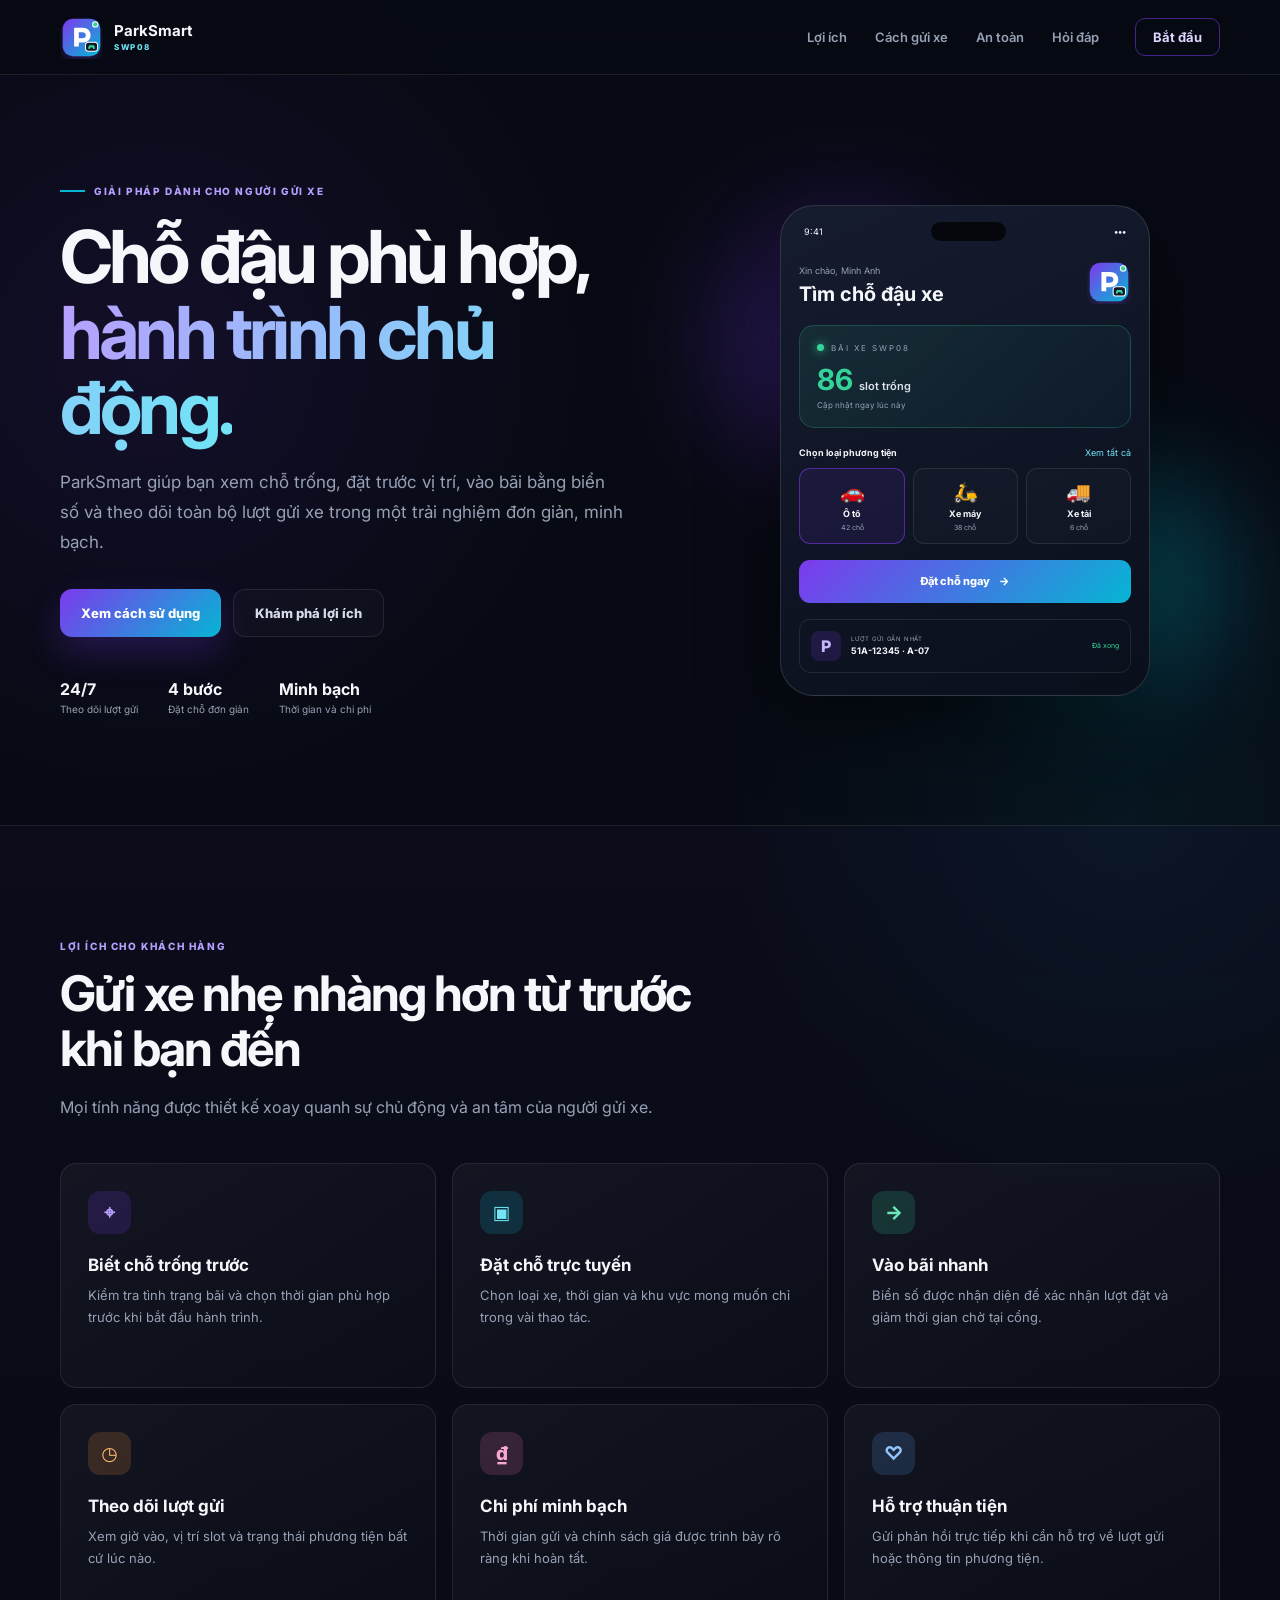
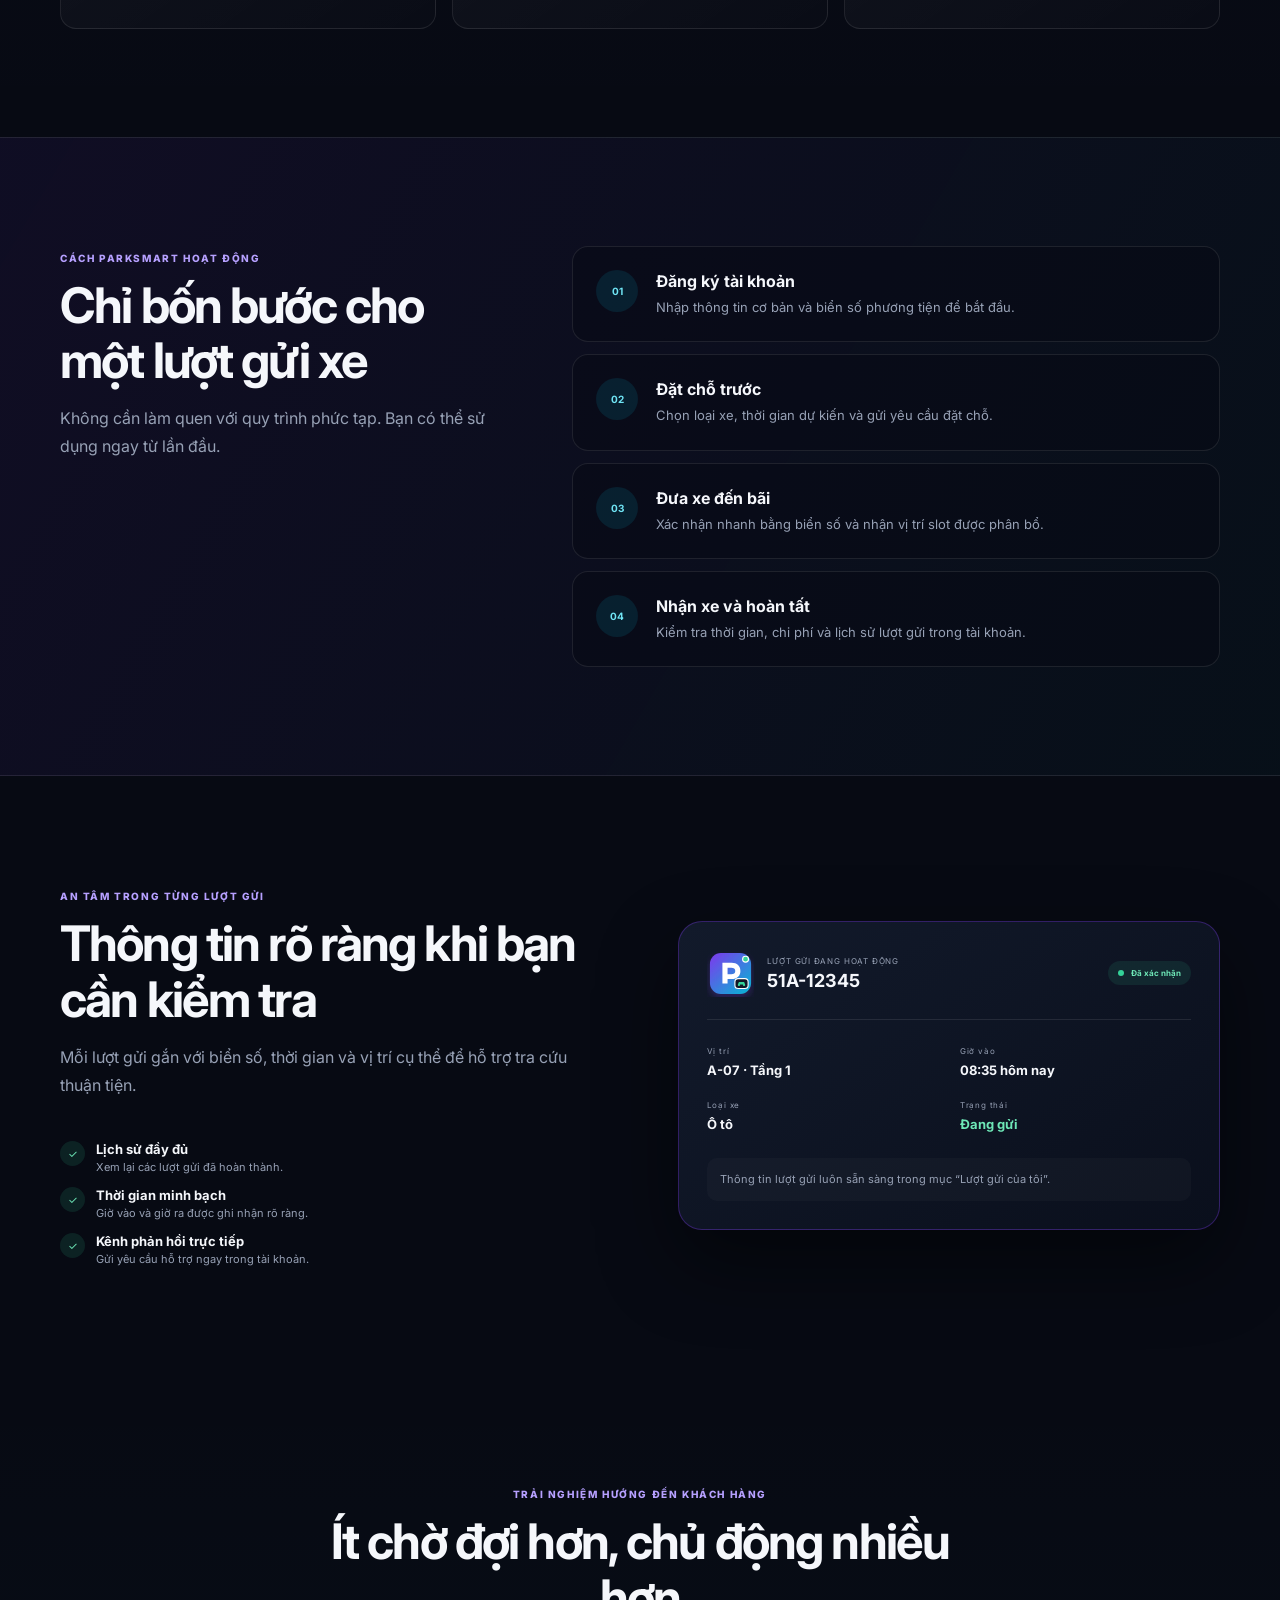
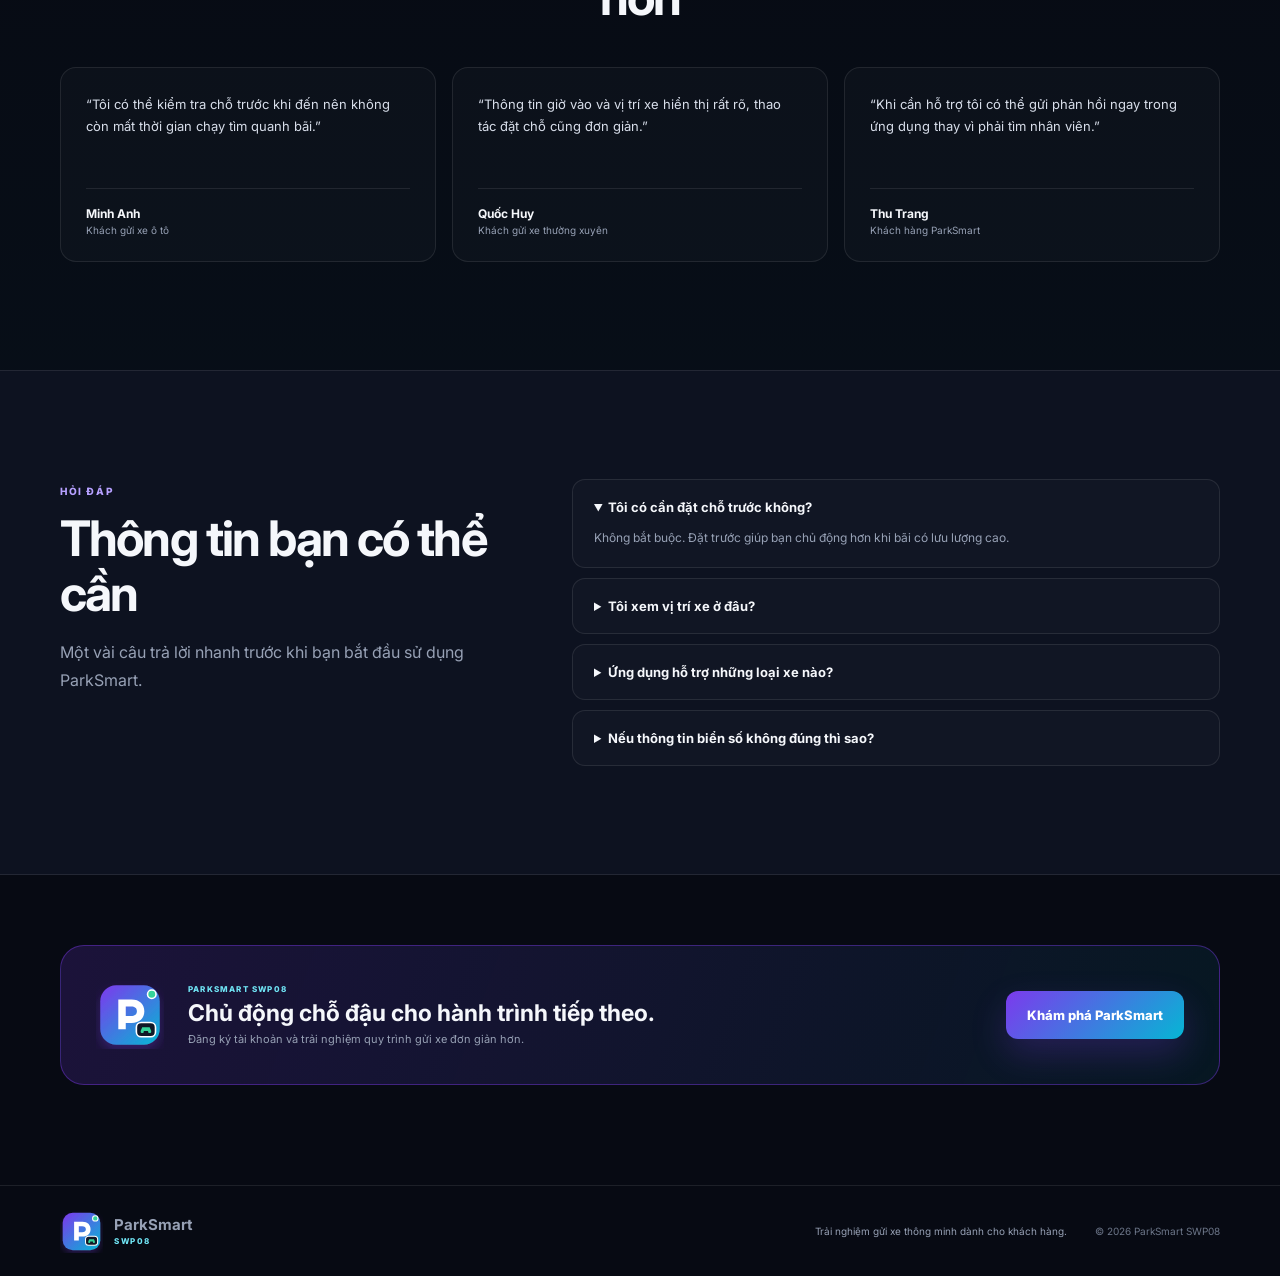
<file: landing/index.html>
<!doctype html>
<html lang="vi">
  <head>
    <meta charset="utf-8" />
    <meta name="viewport" content="width=device-width, initial-scale=1" />
    <meta
      name="description"
      content="ParkSmart SWP08 giúp khách hàng tìm chỗ trống, đặt chỗ trước, vào bãi nhanh và theo dõi lượt gửi xe minh bạch."
    />
    <meta name="theme-color" content="#080b16" />
    <title>ParkSmart SWP08 — Gửi xe dễ dàng hơn</title>
    <link rel="icon" href="logo.svg" type="image/svg+xml" />
    <link rel="preconnect" href="https://fonts.googleapis.com" />
    <link rel="preconnect" href="https://fonts.gstatic.com" crossorigin />
    <link
      href="https://fonts.googleapis.com/css2?family=Inter:wght@400;500;600;700;800&amp;display=swap"
      rel="stylesheet"
    />
    <link rel="stylesheet" href="styles.css" />
  </head>
  <body>
    <header class="site-header">
      <div class="shell nav-wrap">
        <a class="brand" href="#top" aria-label="ParkSmart SWP08">
          <img src="logo.svg" alt="Logo ParkSmart" />
          <span><strong>ParkSmart</strong><small>SWP08</small></span>
        </a>

        <nav class="desktop-nav" aria-label="Điều hướng chính">
          <a href="#benefits">Lợi ích</a>
          <a href="#how-it-works">Cách gửi xe</a>
          <a href="#safety">An toàn</a>
          <a href="#faq">Hỏi đáp</a>
        </nav>

        <a class="nav-button" href="#get-started">Bắt đầu</a>
        <button class="menu-button" id="menuButton" aria-label="Mở menu" aria-expanded="false">
          <span></span><span></span><span></span>
        </button>
      </div>
      <nav class="mobile-nav" id="mobileNav" aria-label="Điều hướng mobile">
        <a href="#benefits">Lợi ích</a>
        <a href="#how-it-works">Cách gửi xe</a>
        <a href="#safety">An toàn</a>
        <a href="#faq">Hỏi đáp</a>
      </nav>
    </header>

    <main id="top">
      <section class="hero shell">
        <div class="hero-copy reveal">
          <div class="eyebrow"><i></i> GIẢI PHÁP DÀNH CHO NGƯỜI GỬI XE</div>
          <h1>
            Chỗ đậu phù hợp,<br />
            <em>hành trình chủ động.</em>
          </h1>
          <p>
            ParkSmart giúp bạn xem chỗ trống, đặt trước vị trí, vào bãi bằng
            biển số và theo dõi toàn bộ lượt gửi xe trong một trải nghiệm đơn
            giản, minh bạch.
          </p>
          <div class="hero-actions">
            <a class="button primary" href="#how-it-works">Xem cách sử dụng</a>
            <a class="button secondary" href="#benefits">Khám phá lợi ích</a>
          </div>
          <div class="hero-trust">
            <span><b>24/7</b><small>Theo dõi lượt gửi</small></span>
            <span><b>4 bước</b><small>Đặt chỗ đơn giản</small></span>
            <span><b>Minh bạch</b><small>Thời gian và chi phí</small></span>
          </div>
        </div>

        <div class="phone-stage reveal delay-1" aria-label="Giao diện ParkSmart dành cho khách gửi xe">
          <div class="glow glow-one"></div>
          <div class="glow glow-two"></div>
          <div class="phone">
            <div class="phone-top"><span>9:41</span><i></i><b>•••</b></div>
            <div class="app-head">
              <div><small>Xin chào, Minh Anh</small><h2>Tìm chỗ đậu xe</h2></div>
              <img src="logo.svg" alt="ParkSmart" />
            </div>
            <div class="availability">
              <div><span class="live-dot"></span><small>BÃI XE SWP08</small></div>
              <strong>86 <em>slot trống</em></strong>
              <p>Cập nhật ngay lúc này</p>
            </div>
            <div class="quick-title"><b>Chọn loại phương tiện</b><span>Xem tất cả</span></div>
            <div class="vehicle-options">
              <article class="selected"><span>🚗</span><b>Ô tô</b><small>42 chỗ</small></article>
              <article><span>🛵</span><b>Xe máy</b><small>38 chỗ</small></article>
              <article><span>🚚</span><b>Xe tải</b><small>6 chỗ</small></article>
            </div>
            <button class="book-button">Đặt chỗ ngay <span>→</span></button>
            <div class="active-session">
              <div class="session-icon">P</div>
              <div><small>LƯỢT GỬI GẦN NHẤT</small><b>51A-12345 · A-07</b></div>
              <span>Đã xong</span>
            </div>
          </div>
        </div>
      </section>

      <section id="benefits" class="section benefits-section">
        <div class="shell">
          <div class="section-heading reveal">
            <span>LỢI ÍCH CHO KHÁCH HÀNG</span>
            <h2>Gửi xe nhẹ nhàng hơn từ trước khi bạn đến</h2>
            <p>Mọi tính năng được thiết kế xoay quanh sự chủ động và an tâm của người gửi xe.</p>
          </div>
          <div class="benefit-grid">
            <article class="benefit-card reveal">
              <div class="icon purple">⌖</div>
              <h3>Biết chỗ trống trước</h3>
              <p>Kiểm tra tình trạng bãi và chọn thời gian phù hợp trước khi bắt đầu hành trình.</p>
            </article>
            <article class="benefit-card reveal delay-1">
              <div class="icon cyan">▣</div>
              <h3>Đặt chỗ trực tuyến</h3>
              <p>Chọn loại xe, thời gian và khu vực mong muốn chỉ trong vài thao tác.</p>
            </article>
            <article class="benefit-card reveal delay-2">
              <div class="icon green">→</div>
              <h3>Vào bãi nhanh</h3>
              <p>Biển số được nhận diện để xác nhận lượt đặt và giảm thời gian chờ tại cổng.</p>
            </article>
            <article class="benefit-card reveal">
              <div class="icon orange">◷</div>
              <h3>Theo dõi lượt gửi</h3>
              <p>Xem giờ vào, vị trí slot và trạng thái phương tiện bất cứ lúc nào.</p>
            </article>
            <article class="benefit-card reveal delay-1">
              <div class="icon pink">₫</div>
              <h3>Chi phí minh bạch</h3>
              <p>Thời gian gửi và chính sách giá được trình bày rõ ràng khi hoàn tất.</p>
            </article>
            <article class="benefit-card reveal delay-2">
              <div class="icon blue">♡</div>
              <h3>Hỗ trợ thuận tiện</h3>
              <p>Gửi phản hồi trực tiếp khi cần hỗ trợ về lượt gửi hoặc thông tin phương tiện.</p>
            </article>
          </div>
        </div>
      </section>

      <section id="how-it-works" class="section steps-section">
        <div class="shell steps-layout">
          <div class="section-heading sticky-heading reveal">
            <span>CÁCH PARKSMART HOẠT ĐỘNG</span>
            <h2>Chỉ bốn bước cho một lượt gửi xe</h2>
            <p>Không cần làm quen với quy trình phức tạp. Bạn có thể sử dụng ngay từ lần đầu.</p>
          </div>
          <div class="steps-list">
            <article class="step reveal"><b>01</b><div><h3>Đăng ký tài khoản</h3><p>Nhập thông tin cơ bản và biển số phương tiện để bắt đầu.</p></div></article>
            <article class="step reveal"><b>02</b><div><h3>Đặt chỗ trước</h3><p>Chọn loại xe, thời gian dự kiến và gửi yêu cầu đặt chỗ.</p></div></article>
            <article class="step reveal"><b>03</b><div><h3>Đưa xe đến bãi</h3><p>Xác nhận nhanh bằng biển số và nhận vị trí slot được phân bổ.</p></div></article>
            <article class="step reveal"><b>04</b><div><h3>Nhận xe và hoàn tất</h3><p>Kiểm tra thời gian, chi phí và lịch sử lượt gửi trong tài khoản.</p></div></article>
          </div>
        </div>
      </section>

      <section id="safety" class="section safety-section">
        <div class="shell safety-layout">
          <div class="safety-copy reveal">
            <div class="section-heading">
              <span>AN TÂM TRONG TỪNG LƯỢT GỬI</span>
              <h2>Thông tin rõ ràng khi bạn cần kiểm tra</h2>
              <p>Mỗi lượt gửi gắn với biển số, thời gian và vị trí cụ thể để hỗ trợ tra cứu thuận tiện.</p>
            </div>
            <ul class="check-list">
              <li><i>✓</i><span><b>Lịch sử đầy đủ</b><small>Xem lại các lượt gửi đã hoàn thành.</small></span></li>
              <li><i>✓</i><span><b>Thời gian minh bạch</b><small>Giờ vào và giờ ra được ghi nhận rõ ràng.</small></span></li>
              <li><i>✓</i><span><b>Kênh phản hồi trực tiếp</b><small>Gửi yêu cầu hỗ trợ ngay trong tài khoản.</small></span></li>
            </ul>
          </div>

          <div class="ticket reveal delay-1">
            <div class="ticket-head">
              <img src="logo.svg" alt="ParkSmart" />
              <div><small>LƯỢT GỬI ĐANG HOẠT ĐỘNG</small><strong>51A-12345</strong></div>
              <span><i></i> Đã xác nhận</span>
            </div>
            <div class="ticket-data">
              <div><small>Vị trí</small><b>A-07 · Tầng 1</b></div>
              <div><small>Giờ vào</small><b>08:35 hôm nay</b></div>
              <div><small>Loại xe</small><b>Ô tô</b></div>
              <div><small>Trạng thái</small><b class="green-text">Đang gửi</b></div>
            </div>
            <div class="ticket-note">Thông tin lượt gửi luôn sẵn sàng trong mục “Lượt gửi của tôi”.</div>
          </div>
        </div>
      </section>

      <section class="section testimonial-section">
        <div class="shell">
          <div class="section-heading centered reveal">
            <span>TRẢI NGHIỆM HƯỚNG ĐẾN KHÁCH HÀNG</span>
            <h2>Ít chờ đợi hơn, chủ động nhiều hơn</h2>
          </div>
          <div class="quote-grid">
            <blockquote class="reveal"><p>“Tôi có thể kiểm tra chỗ trước khi đến nên không còn mất thời gian chạy tìm quanh bãi.”</p><footer><b>Minh Anh</b><span>Khách gửi xe ô tô</span></footer></blockquote>
            <blockquote class="reveal delay-1"><p>“Thông tin giờ vào và vị trí xe hiển thị rất rõ, thao tác đặt chỗ cũng đơn giản.”</p><footer><b>Quốc Huy</b><span>Khách gửi xe thường xuyên</span></footer></blockquote>
            <blockquote class="reveal delay-2"><p>“Khi cần hỗ trợ tôi có thể gửi phản hồi ngay trong ứng dụng thay vì phải tìm nhân viên.”</p><footer><b>Thu Trang</b><span>Khách hàng ParkSmart</span></footer></blockquote>
          </div>
        </div>
      </section>

      <section id="faq" class="section faq-section">
        <div class="shell faq-layout">
          <div class="section-heading reveal">
            <span>HỎI ĐÁP</span>
            <h2>Thông tin bạn có thể cần</h2>
            <p>Một vài câu trả lời nhanh trước khi bạn bắt đầu sử dụng ParkSmart.</p>
          </div>
          <div class="accordion reveal delay-1">
            <details open><summary>Tôi có cần đặt chỗ trước không?</summary><p>Không bắt buộc. Đặt trước giúp bạn chủ động hơn khi bãi có lưu lượng cao.</p></details>
            <details><summary>Tôi xem vị trí xe ở đâu?</summary><p>Vị trí tầng và mã slot được hiển thị trong mục “Lượt gửi của tôi”.</p></details>
            <details><summary>Ứng dụng hỗ trợ những loại xe nào?</summary><p>Hệ thống hỗ trợ xe máy, ô tô và xe tải theo khu vực được bãi xe cấu hình.</p></details>
            <details><summary>Nếu thông tin biển số không đúng thì sao?</summary><p>Bạn có thể gửi phản hồi hoặc liên hệ nhân viên bãi xe để được xác minh và hỗ trợ.</p></details>
          </div>
        </div>
      </section>

      <section id="get-started" class="cta-section">
        <div class="shell cta reveal">
          <img src="logo.svg" alt="Logo ParkSmart" />
          <div><span>PARKSMART SWP08</span><h2>Chủ động chỗ đậu cho hành trình tiếp theo.</h2><p>Đăng ký tài khoản và trải nghiệm quy trình gửi xe đơn giản hơn.</p></div>
          <a class="button primary" href="#top">Khám phá ParkSmart</a>
        </div>
      </section>
    </main>

    <footer class="site-footer">
      <div class="shell footer-wrap">
        <a class="brand" href="#top"><img src="logo.svg" alt="ParkSmart" /><span><strong>ParkSmart</strong><small>SWP08</small></span></a>
        <p>Trải nghiệm gửi xe thông minh dành cho khách hàng.</p>
        <span>© 2026 ParkSmart SWP08</span>
      </div>
    </footer>

    <script>
      const menuButton = document.getElementById('menuButton');
      const mobileNav = document.getElementById('mobileNav');
      menuButton.addEventListener('click', () => {
        const open = mobileNav.classList.toggle('open');
        menuButton.setAttribute('aria-expanded', String(open));
      });
      mobileNav.querySelectorAll('a').forEach((link) => link.addEventListener('click', () => {
        mobileNav.classList.remove('open');
        menuButton.setAttribute('aria-expanded', 'false');
      }));

      const observer = new IntersectionObserver((entries) => {
        entries.forEach((entry) => {
          if (entry.isIntersecting) entry.target.classList.add('visible');
        });
      }, { threshold: 0.12 });
      document.querySelectorAll('.reveal').forEach((element) => observer.observe(element));
    </script>
  </body>
</html>
</file>
<file: landing/styles.css>
:root {
  --bg: #070a13;
  --surface: #0d1220;
  --card: #111829;
  --card-soft: #151d31;
  --text: #f5f7fb;
  --muted: #97a1b5;
  --line: rgba(255, 255, 255, 0.09);
  --purple: #7c3aed;
  --purple-light: #b6a0ff;
  --cyan: #06b6d4;
  --cyan-light: #70e5f5;
  --green: #34d399;
  --orange: #fb923c;
  --pink: #f472b6;
  --blue: #60a5fa;
  --radius: 16px;
  --radius-lg: 24px;
  --shadow: 0 32px 80px rgba(0, 0, 0, 0.48);
}

* { box-sizing: border-box; }
html { scroll-behavior: smooth; }
body {
  margin: 0;
  color: var(--text);
  background:
    radial-gradient(circle at 12% 8%, rgba(124, 58, 237, 0.1), transparent 27rem),
    radial-gradient(circle at 88% 18%, rgba(6, 182, 212, 0.07), transparent 25rem),
    var(--bg);
  font-family: Inter, ui-sans-serif, system-ui, -apple-system, BlinkMacSystemFont, "Segoe UI", sans-serif;
  -webkit-font-smoothing: antialiased;
}
a { color: inherit; text-decoration: none; }
button { font: inherit; }
.shell { width: min(1160px, calc(100% - 40px)); margin-inline: auto; }
.section { padding-block: 108px; }

.site-header {
  position: sticky;
  top: 0;
  z-index: 50;
  border-bottom: 1px solid var(--line);
  background: rgba(7, 10, 19, 0.84);
  backdrop-filter: blur(20px);
}
.nav-wrap { height: 74px; display: flex; align-items: center; gap: 24px; }
.brand { display: flex; align-items: center; gap: 11px; flex-shrink: 0; }
.brand img { width: 43px; height: 43px; object-fit: contain; }
.brand > span { display: grid; line-height: 1; }
.brand strong { font-size: 15px; }
.brand small { margin-top: 5px; color: var(--cyan-light); font-size: 8px; font-weight: 800; letter-spacing: 0.2em; }
.desktop-nav { display: flex; gap: 28px; margin-left: auto; color: var(--muted); font-size: 13px; font-weight: 600; }
.desktop-nav a { transition: color 0.2s ease; }
.desktop-nav a:hover { color: white; }
.nav-button { margin-left: 12px; padding: 10px 17px; border: 1px solid rgba(124, 58, 237, 0.55); border-radius: 10px; color: #ddd6fe; font-size: 13px; font-weight: 700; }
.menu-button { display: none; width: 40px; height: 40px; margin-left: auto; padding: 10px; border: 1px solid var(--line); border-radius: 10px; background: var(--surface); }
.menu-button span { display: block; height: 2px; margin: 4px 0; border-radius: 2px; background: white; }
.mobile-nav { display: none; }

.hero { min-height: 750px; display: grid; grid-template-columns: 1fr 0.9fr; align-items: center; gap: 85px; padding-block: 76px; }
.eyebrow { display: flex; align-items: center; gap: 9px; color: var(--purple-light); font-size: 10px; font-weight: 800; letter-spacing: 0.16em; }
.eyebrow i { width: 25px; height: 2px; background: var(--cyan); }
.hero h1 { max-width: 690px; margin: 22px 0; font-size: clamp(48px, 6vw, 73px); line-height: 1.03; letter-spacing: -0.052em; }
.hero h1 em { color: transparent; background: linear-gradient(100deg, var(--purple-light), var(--cyan-light)); background-clip: text; font-style: normal; }
.hero-copy > p { max-width: 625px; color: var(--muted); font-size: 17px; line-height: 1.78; }
.hero-actions { display: flex; gap: 12px; margin: 31px 0 42px; }
.button { min-height: 48px; display: inline-flex; align-items: center; justify-content: center; padding: 0 21px; border-radius: 12px; font-size: 13px; font-weight: 800; }
.button.primary { color: white; background: linear-gradient(135deg, var(--purple), var(--cyan)); box-shadow: 0 15px 35px rgba(124, 58, 237, 0.24); }
.button.secondary { color: #d6dbea; border: 1px solid var(--line); background: rgba(255, 255, 255, 0.025); }
.hero-trust { display: flex; flex-wrap: wrap; gap: 30px; }
.hero-trust span { display: grid; gap: 4px; }
.hero-trust b { font-size: 16px; }.hero-trust small { color: var(--muted); font-size: 10px; }

.phone-stage { position: relative; min-height: 570px; display: grid; place-items: center; }
.glow { position: absolute; border-radius: 50%; filter: blur(55px); opacity: 0.32; }
.glow-one { width: 250px; height: 250px; background: var(--purple); top: 9%; left: 2%; }
.glow-two { width: 220px; height: 220px; background: var(--cyan); right: 0; bottom: 8%; }
.phone { position: relative; z-index: 2; width: min(370px, 100%); padding: 15px 18px 22px; border: 1px solid rgba(255, 255, 255, 0.13); border-radius: 34px; background: linear-gradient(155deg, #151c2e, #0a0f1c); box-shadow: var(--shadow); }
.phone-top { display: flex; align-items: center; justify-content: space-between; padding: 1px 5px 17px; font-size: 9px; }.phone-top i { width: 75px; height: 19px; border-radius: 14px; background: #05070d; }
.app-head { display: flex; align-items: center; justify-content: space-between; }.app-head small { color: var(--muted); font-size: 9px; }.app-head h2 { margin: 4px 0 0; font-size: 20px; }.app-head img { width: 44px; }
.availability { margin: 19px 0; padding: 17px; border: 1px solid rgba(52, 211, 153, 0.23); border-radius: 15px; background: linear-gradient(130deg, rgba(52, 211, 153, 0.1), rgba(6, 182, 212, 0.04)); }
.availability > div { display: flex; align-items: center; gap: 7px; color: var(--muted); letter-spacing: 0.12em; }.availability small { font-size: 8px; }.live-dot { width: 7px; height: 7px; border-radius: 50%; background: var(--green); box-shadow: 0 0 10px var(--green); }
.availability strong { display: block; margin: 9px 0 3px; color: var(--green); font-size: 29px; }.availability strong em { color: #dbe3ef; font-size: 11px; font-style: normal; font-weight: 600; }.availability p { margin: 0; color: var(--muted); font-size: 8px; }
.quick-title { display: flex; justify-content: space-between; margin-bottom: 10px; font-size: 9px; }.quick-title span { color: var(--cyan-light); }
.vehicle-options { display: grid; grid-template-columns: repeat(3, 1fr); gap: 8px; }.vehicle-options article { display: grid; place-items: center; gap: 4px; padding: 11px 4px; border: 1px solid var(--line); border-radius: 11px; background: rgba(255, 255, 255, 0.02); }.vehicle-options article.selected { border-color: rgba(124, 58, 237, 0.55); background: rgba(124, 58, 237, 0.1); }.vehicle-options span { font-size: 20px; }.vehicle-options b { font-size: 9px; }.vehicle-options small { color: var(--muted); font-size: 7px; }
.book-button { width: 100%; height: 43px; margin: 16px 0; display: flex; align-items: center; justify-content: center; gap: 9px; border: 0; border-radius: 11px; color: white; background: linear-gradient(135deg, var(--purple), var(--cyan)); font-size: 11px; font-weight: 800; }
.active-session { display: grid; grid-template-columns: auto 1fr auto; align-items: center; gap: 10px; padding: 11px; border: 1px solid var(--line); border-radius: 11px; }.session-icon { width: 30px; height: 30px; display: grid; place-items: center; border-radius: 8px; color: #c4b5fd; background: rgba(124, 58, 237, 0.17); font-weight: 800; }.active-session > div:nth-child(2) { display: grid; gap: 3px; }.active-session small { color: var(--muted); font-size: 6px; letter-spacing: 0.1em; }.active-session b { font-size: 9px; }.active-session > span { color: var(--green); font-size: 7px; }

.section-heading { max-width: 650px; margin-bottom: 42px; }
.section-heading > span { color: var(--purple-light); font-size: 10px; font-weight: 800; letter-spacing: 0.16em; }
.section-heading h2 { margin: 12px 0; font-size: clamp(33px, 4vw, 49px); line-height: 1.13; letter-spacing: -0.038em; }
.section-heading p { color: var(--muted); line-height: 1.75; }
.section-heading.centered { margin-inline: auto; text-align: center; }

.benefits-section { border-top: 1px solid var(--line); background: linear-gradient(180deg, rgba(124, 58, 237, 0.035), transparent); }
.benefit-grid { display: grid; grid-template-columns: repeat(3, 1fr); gap: 16px; }
.benefit-card { min-height: 225px; padding: 27px; border: 1px solid var(--line); border-radius: var(--radius); background: linear-gradient(145deg, rgba(255, 255, 255, 0.042), rgba(255, 255, 255, 0.012)); transition: transform 0.22s ease, border-color 0.22s ease; }
.benefit-card:hover { transform: translateY(-5px); border-color: rgba(124, 58, 237, 0.42); }.benefit-card h3 { margin: 21px 0 9px; font-size: 17px; }.benefit-card p { margin: 0; color: var(--muted); font-size: 13px; line-height: 1.7; }
.icon { width: 43px; height: 43px; display: grid; place-items: center; border-radius: 12px; font-size: 19px; font-weight: 800; }.icon.purple { color: var(--purple-light); background: rgba(124, 58, 237, 0.17); }.icon.cyan { color: var(--cyan-light); background: rgba(6, 182, 212, 0.17); }.icon.green { color: #6ee7b7; background: rgba(52, 211, 153, 0.17); }.icon.orange { color: #fdba74; background: rgba(251, 146, 60, 0.17); }.icon.pink { color: #f9a8d4; background: rgba(244, 114, 182, 0.17); }.icon.blue { color: #93c5fd; background: rgba(96, 165, 250, 0.17); }

.steps-section { border-block: 1px solid var(--line); background: linear-gradient(120deg, rgba(124, 58, 237, 0.075), rgba(6, 182, 212, 0.03)); }
.steps-layout { display: grid; grid-template-columns: 0.8fr 1.2fr; gap: 80px; align-items: start; }.sticky-heading { position: sticky; top: 112px; margin-bottom: 0; }.steps-list { display: grid; gap: 12px; }.step { display: flex; gap: 18px; padding: 23px; border: 1px solid var(--line); border-radius: var(--radius); background: rgba(7, 10, 19, 0.48); }.step > b { flex: 0 0 42px; height: 42px; display: grid; place-items: center; border-radius: 50%; color: var(--cyan-light); background: rgba(6, 182, 212, 0.12); font-size: 10px; }.step h3 { margin: 1px 0 6px; font-size: 16px; }.step p { margin: 0; color: var(--muted); font-size: 13px; line-height: 1.65; }

.safety-layout { display: grid; grid-template-columns: 1fr 1fr; gap: 75px; align-items: center; }.check-list { display: grid; gap: 13px; margin: 26px 0 0; padding: 0; list-style: none; }.check-list li { display: flex; gap: 11px; align-items: flex-start; }.check-list i { flex: 0 0 25px; height: 25px; display: grid; place-items: center; border-radius: 50%; color: #6ee7b7; background: rgba(52, 211, 153, 0.12); font-style: normal; font-size: 11px; }.check-list span { display: grid; gap: 3px; }.check-list b { font-size: 13px; }.check-list small { color: var(--muted); font-size: 11px; }
.ticket { padding: 28px; border: 1px solid rgba(124, 58, 237, 0.34); border-radius: var(--radius-lg); background: linear-gradient(145deg, #121a2b, #0a0f1c); box-shadow: var(--shadow); }.ticket-head { display: grid; grid-template-columns: auto 1fr auto; align-items: center; gap: 13px; padding-bottom: 22px; border-bottom: 1px solid var(--line); }.ticket-head img { width: 47px; }.ticket-head div { display: grid; gap: 4px; }.ticket-head small, .ticket-data small { color: var(--muted); font-size: 8px; letter-spacing: 0.1em; }.ticket-head strong { font-size: 18px; }.ticket-head > span { padding: 7px 10px; border-radius: 20px; color: #6ee7b7; background: rgba(52, 211, 153, 0.1); font-size: 8px; font-weight: 700; }.ticket-head > span i { display: inline-block; width: 6px; height: 6px; margin-right: 5px; border-radius: 50%; background: var(--green); }.ticket-data { display: grid; grid-template-columns: 1fr 1fr; gap: 22px; padding: 26px 0; }.ticket-data div { display: grid; gap: 6px; }.ticket-data b { font-size: 13px; }.green-text { color: #6ee7b7; }.ticket-note { padding: 13px; border-radius: 10px; color: var(--muted); background: rgba(255, 255, 255, 0.025); font-size: 11px; line-height: 1.6; }

.testimonial-section { background: linear-gradient(180deg, transparent, rgba(6, 182, 212, 0.025)); }.quote-grid { display: grid; grid-template-columns: repeat(3, 1fr); gap: 16px; }.quote-grid blockquote { margin: 0; padding: 25px; border: 1px solid var(--line); border-radius: var(--radius); background: rgba(255, 255, 255, 0.022); }.quote-grid blockquote > p { min-height: 95px; margin: 0; color: #d8deea; line-height: 1.72; font-size: 13px; }.quote-grid footer { display: grid; gap: 3px; padding-top: 17px; border-top: 1px solid var(--line); }.quote-grid footer b { font-size: 12px; }.quote-grid footer span { color: var(--muted); font-size: 10px; }

.faq-section { border-block: 1px solid var(--line); background: var(--surface); }.faq-layout { display: grid; grid-template-columns: 0.8fr 1.2fr; gap: 80px; }.accordion { display: grid; gap: 10px; }.accordion details { padding: 19px 21px; border: 1px solid var(--line); border-radius: 13px; background: rgba(255, 255, 255, 0.02); }.accordion summary { cursor: pointer; font-size: 13px; font-weight: 700; }.accordion p { margin: 13px 0 0; color: var(--muted); font-size: 12px; line-height: 1.7; }

.cta-section { padding: 70px 0 100px; }.cta { display: grid; grid-template-columns: auto 1fr auto; gap: 24px; align-items: center; padding: 35px; border: 1px solid rgba(124, 58, 237, 0.42); border-radius: var(--radius-lg); background: linear-gradient(110deg, rgba(124, 58, 237, 0.18), rgba(6, 182, 212, 0.08)); }.cta > img { width: 68px; }.cta > div { display: grid; gap: 5px; }.cta span { color: var(--cyan-light); font-size: 8px; font-weight: 800; letter-spacing: 0.15em; }.cta h2 { margin: 0; font-size: 23px; }.cta p { margin: 0; color: var(--muted); font-size: 11px; }
.site-footer { border-top: 1px solid var(--line); }.footer-wrap { min-height: 90px; display: flex; align-items: center; gap: 28px; color: var(--muted); font-size: 10px; }.footer-wrap p { margin-left: auto; }.footer-wrap > span { color: #6c7689; }

.reveal { opacity: 0; transform: translateY(22px); transition: opacity 0.72s ease, transform 0.72s ease; }.reveal.visible { opacity: 1; transform: none; }.delay-1 { transition-delay: 0.08s; }.delay-2 { transition-delay: 0.16s; }

@media (max-width: 930px) {
  .desktop-nav, .nav-button { display: none; }
  .menu-button { display: block; }
  .mobile-nav { display: none; padding: 3px 20px 17px; border-top: 1px solid var(--line); background: var(--bg); }
  .mobile-nav.open { display: grid; }
  .mobile-nav a { padding: 12px 0; color: var(--muted); border-bottom: 1px solid var(--line); font-size: 13px; }
  .hero { grid-template-columns: 1fr; gap: 45px; }
  .phone-stage { min-height: 540px; }
  .benefit-grid, .quote-grid { grid-template-columns: repeat(2, 1fr); }
  .steps-layout, .safety-layout, .faq-layout { grid-template-columns: 1fr; gap: 45px; }
  .sticky-heading { position: static; }
  .cta { grid-template-columns: auto 1fr; }.cta .button { grid-column: 1 / -1; }
}

@media (max-width: 620px) {
  .shell { width: min(100% - 28px, 1160px); }
  .section { padding-block: 76px; }
  .hero { min-height: auto; padding-block: 58px 72px; }
  .hero h1 { font-size: 45px; }
  .hero-actions { flex-direction: column; }
  .hero-actions .button { width: 100%; }
  .hero-trust { gap: 20px; }
  .phone-stage { min-height: auto; }
  .phone { border-radius: 26px; }
  .benefit-grid, .quote-grid { grid-template-columns: 1fr; }
  .benefit-card { min-height: 0; }
  .ticket-head { grid-template-columns: auto 1fr; }.ticket-head > span { grid-column: 1 / -1; width: fit-content; }
  .ticket-data { grid-template-columns: 1fr; }
  .quote-grid blockquote > p { min-height: 0; }
  .cta { grid-template-columns: 1fr; text-align: center; }.cta > img { margin: auto; }
  .footer-wrap { padding-block: 25px; flex-direction: column; justify-content: center; gap: 9px; text-align: center; }.footer-wrap p { margin: 0; }
}

@media (prefers-reduced-motion: reduce) {
  html { scroll-behavior: auto; }
  .reveal { opacity: 1; transform: none; transition: none; }
}
</file>
